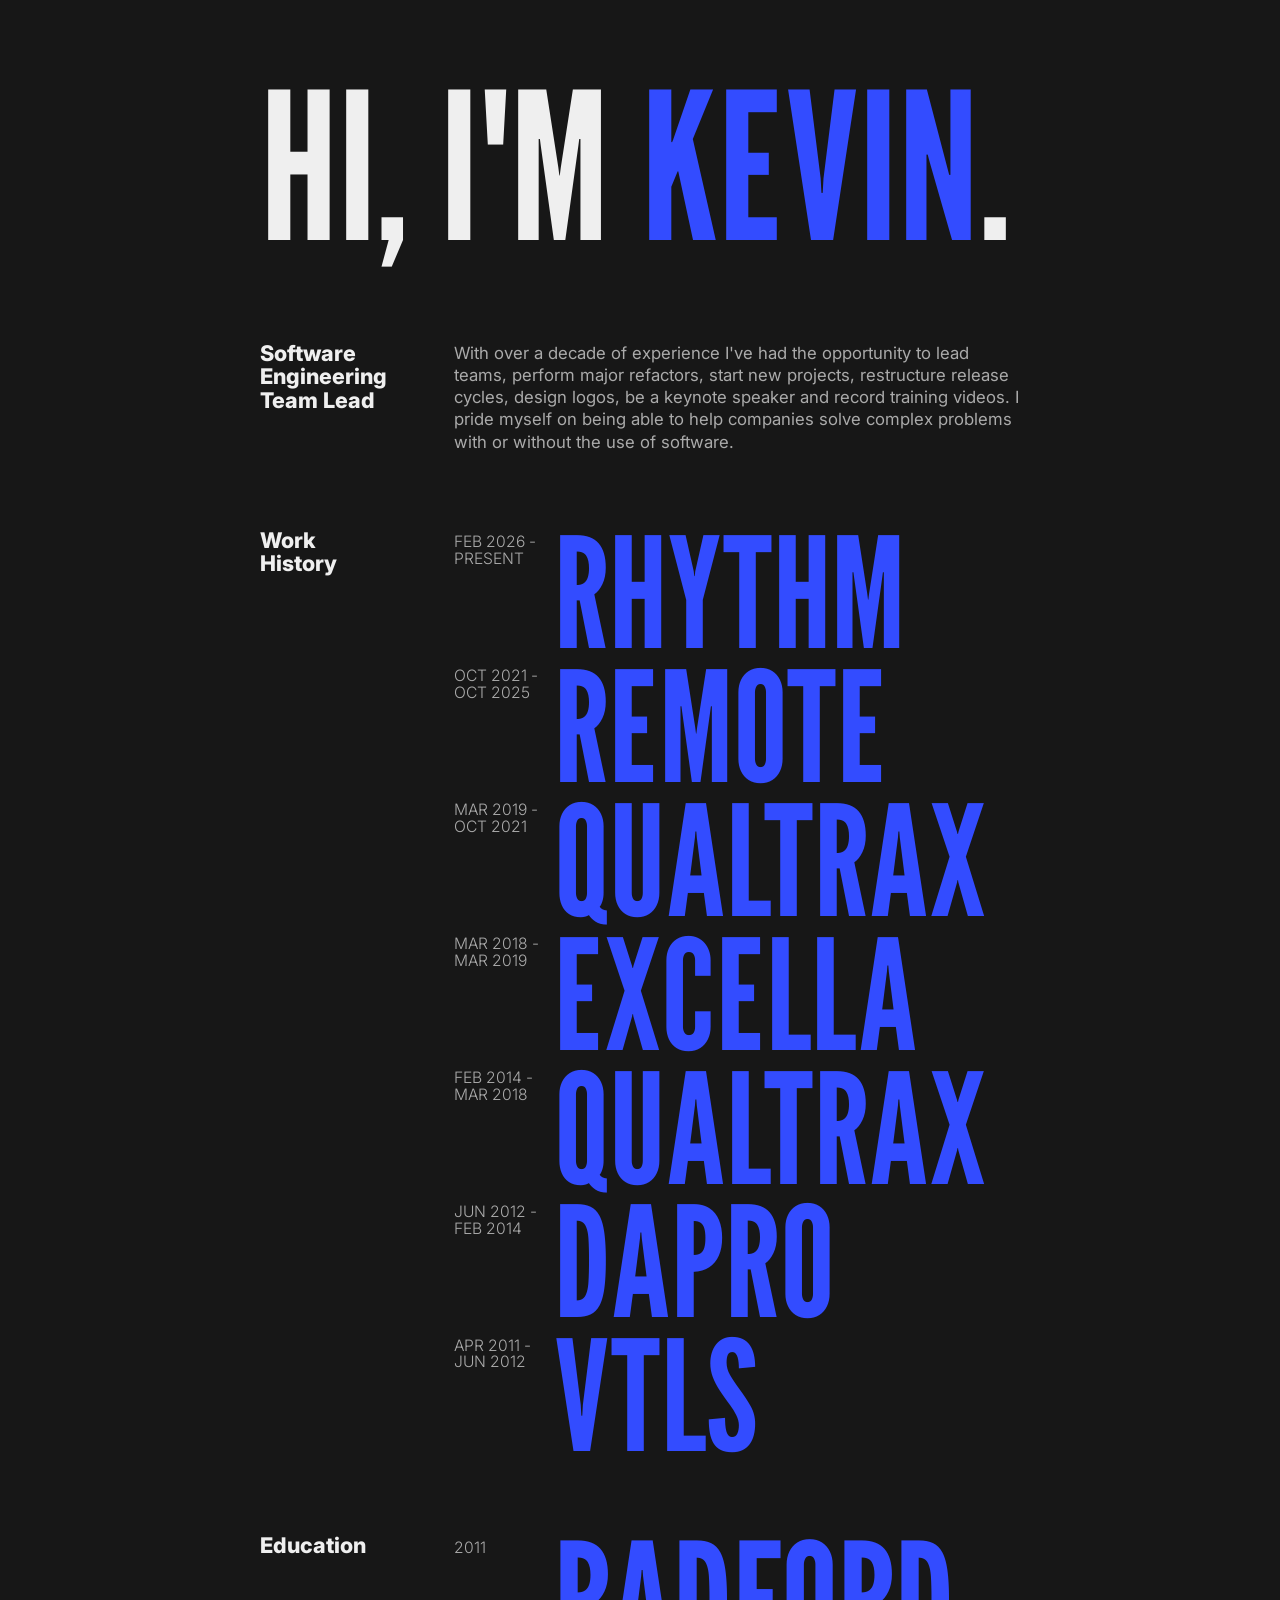
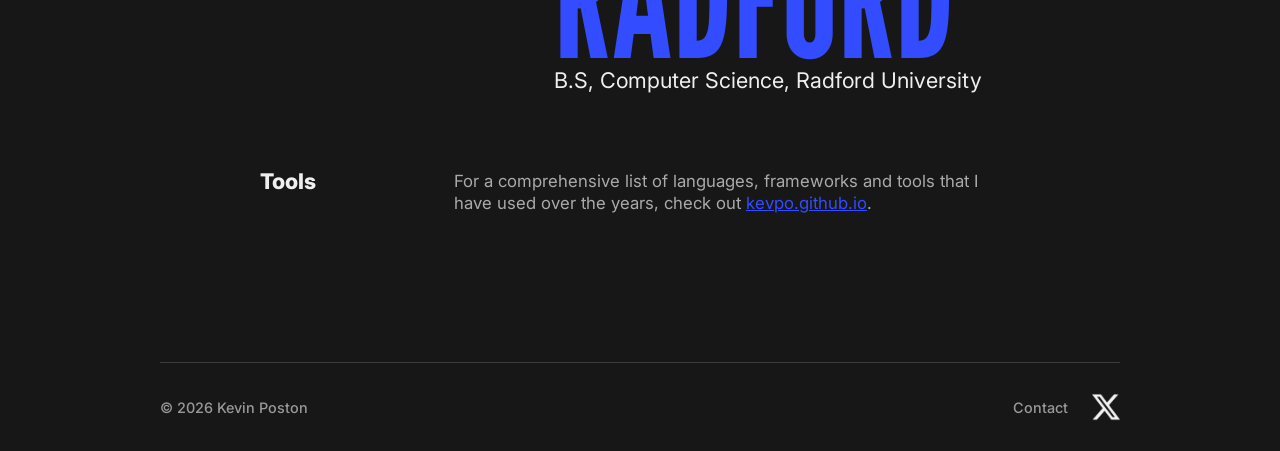
<file: index.html>
<!doctype html>
<html lang="en">
  <head>
    <meta charset="utf-8">
    <meta name="viewport" content="width=device-width, initial-scale=1">
    <title>Kevin Poston</title>
    <meta name="description" content="A simple site about Kevin Poston's work history as a software engineer.">
    <link rel="icon" href="https://framerusercontent.com/images/H6KfUdYCGdowHtjwmruKKgQxQ.png">
    <link rel="stylesheet" href="./styles.css">
  </head>
  <body>
    <main class="site-shell">
      <section class="hero" aria-labelledby="intro-title">
        <h1 id="intro-title" class="mega">
          <span class="hero-copy">Hi, I'm
            <span class="avatar-trigger" tabindex="0">
              <span class="avatar-stack">
                <span class="avatar-name">Kevin<span class="name-dot">.</span></span>
                <span class="avatar-panel"><img src="./assets/images/avatar-hover.png" alt="Kevin Poston"></span>
              </span>
            </span>
          </span>
          <img class="mobile-avatar" src="./assets/images/avatar-mobile.png" alt="Kevin Poston">
        </h1>
      </section>

      <section class="section intro" aria-labelledby="role-title">
        <h2 id="role-title" class="section-title"><span>Software</span><span>Engineering</span><span>Team Lead</span></h2>
        <p>
          With over a decade of experience I've had the opportunity to lead teams,
          perform major refactors, start new projects, restructure release cycles,
          design logos, be a keynote speaker and record training videos. I pride
          myself on being able to help companies solve complex problems with or
          without the use of software.
        </p>
      </section>

      <section class="section timeline" aria-labelledby="work-title">
        <h2 id="work-title" class="section-title"><span>Work</span><span>History</span></h2>
        <div class="timeline-list">
          <article class="timeline-row">
            <p class="date"><span>Feb 2026 -</span><span>Present</span></p>
            <a class="display-link" href="./work/rhythm/">Rhythm</a>
          </article>
          <article class="timeline-row">
            <p class="date"><span>Oct 2021 -</span><span>Oct 2025</span></p>
            <a class="display-link" href="./work/remote/">Remote</a>
          </article>
          <article class="timeline-row">
            <p class="date"><span>Mar 2019 -</span><span>Oct 2021</span></p>
            <a class="display-link" href="./work/ideagen/">Qualtrax</a>
          </article>
          <article class="timeline-row">
            <p class="date"><span>Mar 2018 -</span><span>Mar 2019</span></p>
            <a class="display-link" href="./work/excella/">Excella</a>
          </article>
          <article class="timeline-row">
            <p class="date"><span>Feb 2014 -</span><span>Mar 2018</span></p>
            <a class="display-link" href="./work/qualtrax/">Qualtrax</a>
          </article>
          <article class="timeline-row">
            <p class="date"><span>Jun 2012 -</span><span>Feb 2014</span></p>
            <a class="display-link" href="./work/dapro/">Dapro</a>
          </article>
          <article class="timeline-row">
            <p class="date"><span>Apr 2011 -</span><span>Jun 2012</span></p>
            <a class="display-link" href="./work/vtls/">VTLS</a>
          </article>
        </div>
      </section>

      <section class="section education" aria-labelledby="education-title">
        <h2 id="education-title" class="section-title">Education</h2>
        <div class="timeline-row education-row">
          <p class="date">2011</p>
          <div>
            <a class="display-link" href="https://www.radford.edu/" target="_blank" rel="noopener">Radford</a>
            <p class="detail">B.S, Computer Science, Radford University</p>
          </div>
        </div>
      </section>

      <section class="section tools" aria-labelledby="tools-title">
        <h2 id="tools-title" class="section-title">Tools</h2>
        <p>
          For a comprehensive list of languages, frameworks and tools that I have
          used over the years, check out
          <a href="https://kevpo.github.io/" target="_blank" rel="noopener">kevpo.github.io</a>.
        </p>
      </section>

    </main>

    <footer class="site-footer">
      <div class="site-footer-inner">
        <p>© 2026 Kevin Poston</p>
        <nav class="footer-links" aria-label="Footer">
          <a class="footer-contact" href="/contact/">Contact</a>
          <a class="icon-link" href="https://x.com/kevpo" target="_blank" rel="noopener" aria-label="Kevin Poston on X"><img src="/assets/images/x-logo.avif" alt=""></a>
        </nav>
      </div>
    </footer>
  </body>
</html>
</file>
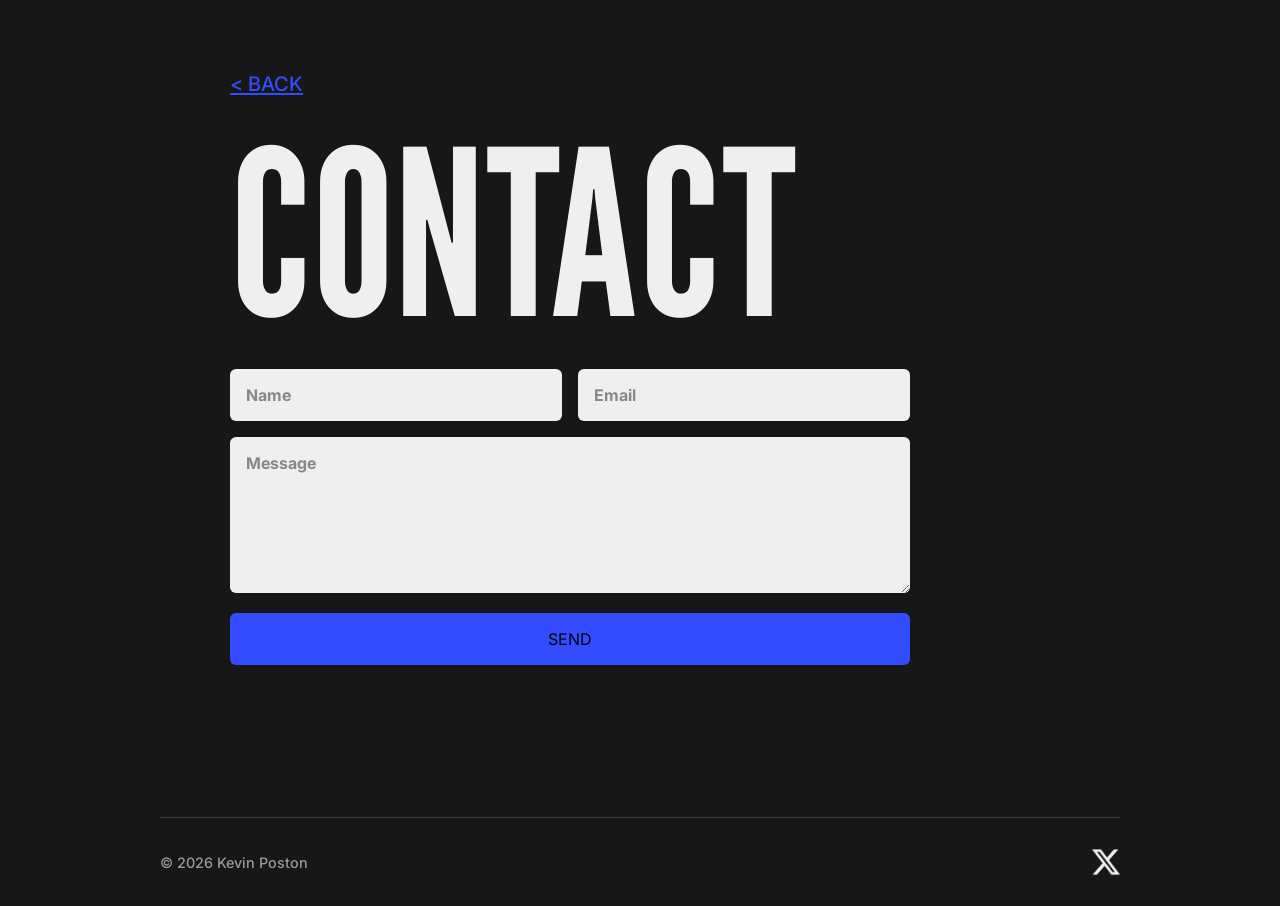
<file: contact/index.html>
<!doctype html>
<html lang="en">
  <head>
    <meta charset="utf-8">
    <meta name="viewport" content="width=device-width, initial-scale=1">
    <title>Kevin - Contact</title>
    <meta name="description" content="Contact Kevin Poston.">
    <link rel="icon" href="https://framerusercontent.com/images/H6KfUdYCGdowHtjwmruKKgQxQ.png">
    <link rel="stylesheet" href="../styles.css">
  </head>
  <body>
    <main class="detail-page contact-page">
      <a class="back-link" href="../">&lt; Back</a>
      <h1 class="detail-title contact-title">Contact</h1>
      <form class="contact-form" name="contact" method="post" action="/thanks/" netlify data-netlify="true">
        <input type="hidden" name="form-name" value="contact">
        <label class="field-name">
          <span class="sr-only">Name</span>
          <input name="name" autocomplete="name" placeholder="Name" required>
        </label>
        <label class="field-email">
          <span class="sr-only">Email</span>
          <input type="email" name="email" autocomplete="email" placeholder="Email" required>
        </label>
        <label class="field-message">
          <span class="sr-only">Message</span>
          <textarea name="message" placeholder="Message" required></textarea>
        </label>
        <button class="button" type="submit">Send</button>
      </form>
    </main>
    <footer class="site-footer">
      <div class="site-footer-inner">
        <p>© 2026 Kevin Poston</p>
        <nav class="footer-links" aria-label="Footer">
          <a class="icon-link" href="https://x.com/kevpo" target="_blank" rel="noopener" aria-label="Kevin Poston on X"><img src="/assets/images/x-logo.avif" alt=""></a>
        </nav>
      </div>
    </footer>
  </body>
</html>
</file>
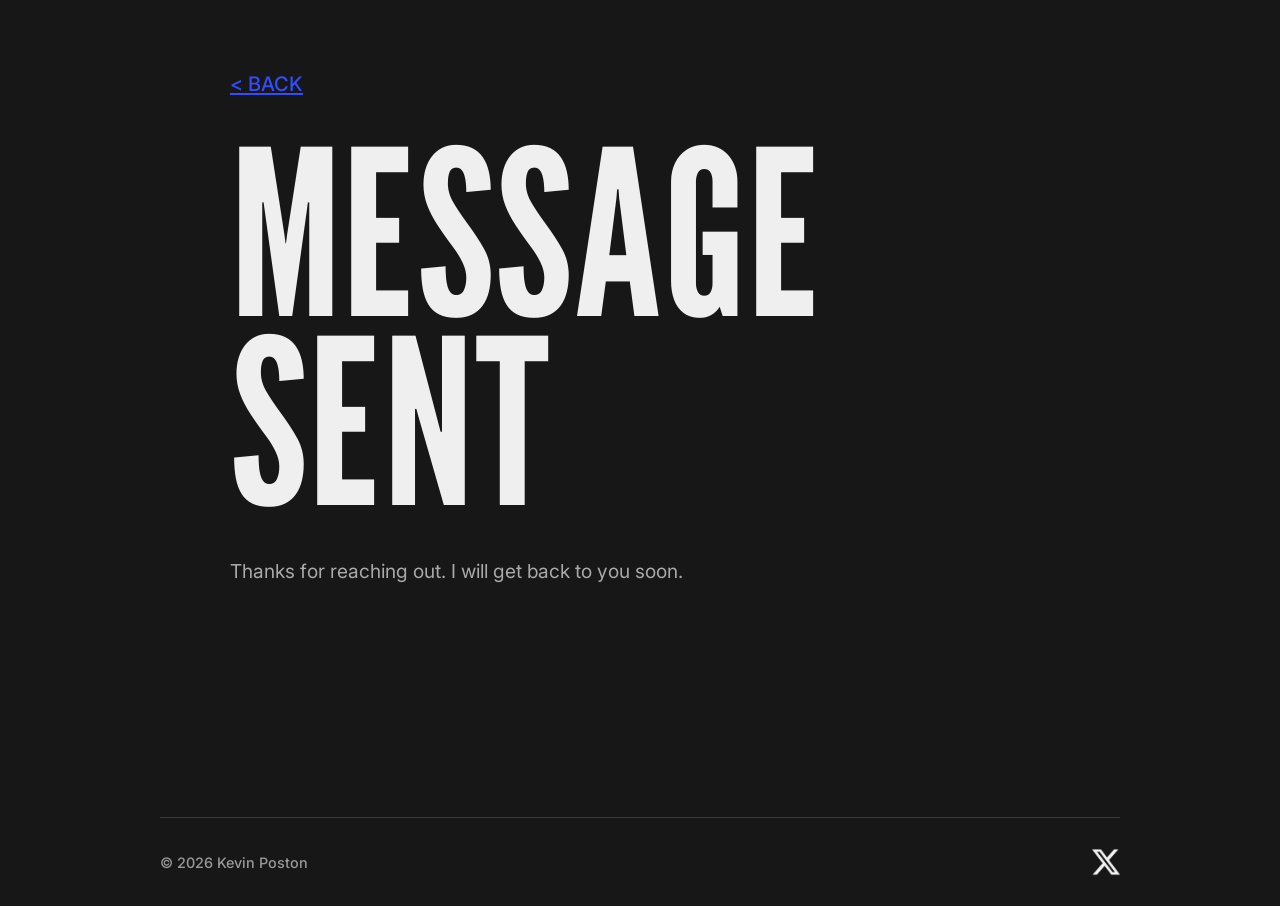
<file: thanks/index.html>
<!doctype html>
<html lang="en">
  <head>
    <meta charset="utf-8">
    <meta name="viewport" content="width=device-width, initial-scale=1">
    <title>Kevin - Message Sent</title>
    <meta name="description" content="Your message was sent to Kevin Poston.">
    <link rel="icon" href="https://framerusercontent.com/images/H6KfUdYCGdowHtjwmruKKgQxQ.png">
    <link rel="stylesheet" href="../styles.css">
  </head>
  <body>
    <main class="detail-page contact-page">
      <a class="back-link" href="../">&lt; Back</a>
      <h1 class="detail-title contact-title">Message Sent</h1>
      <div class="prose">
        <p>Thanks for reaching out. I will get back to you soon.</p>
      </div>
    </main>
    <footer class="site-footer">
      <div class="site-footer-inner">
        <p>© 2026 Kevin Poston</p>
        <nav class="footer-links" aria-label="Footer">
          <a class="icon-link" href="https://x.com/kevpo" target="_blank" rel="noopener" aria-label="Kevin Poston on X"><img src="/assets/images/x-logo.avif" alt=""></a>
        </nav>
      </div>
    </footer>
  </body>
</html>
</file>
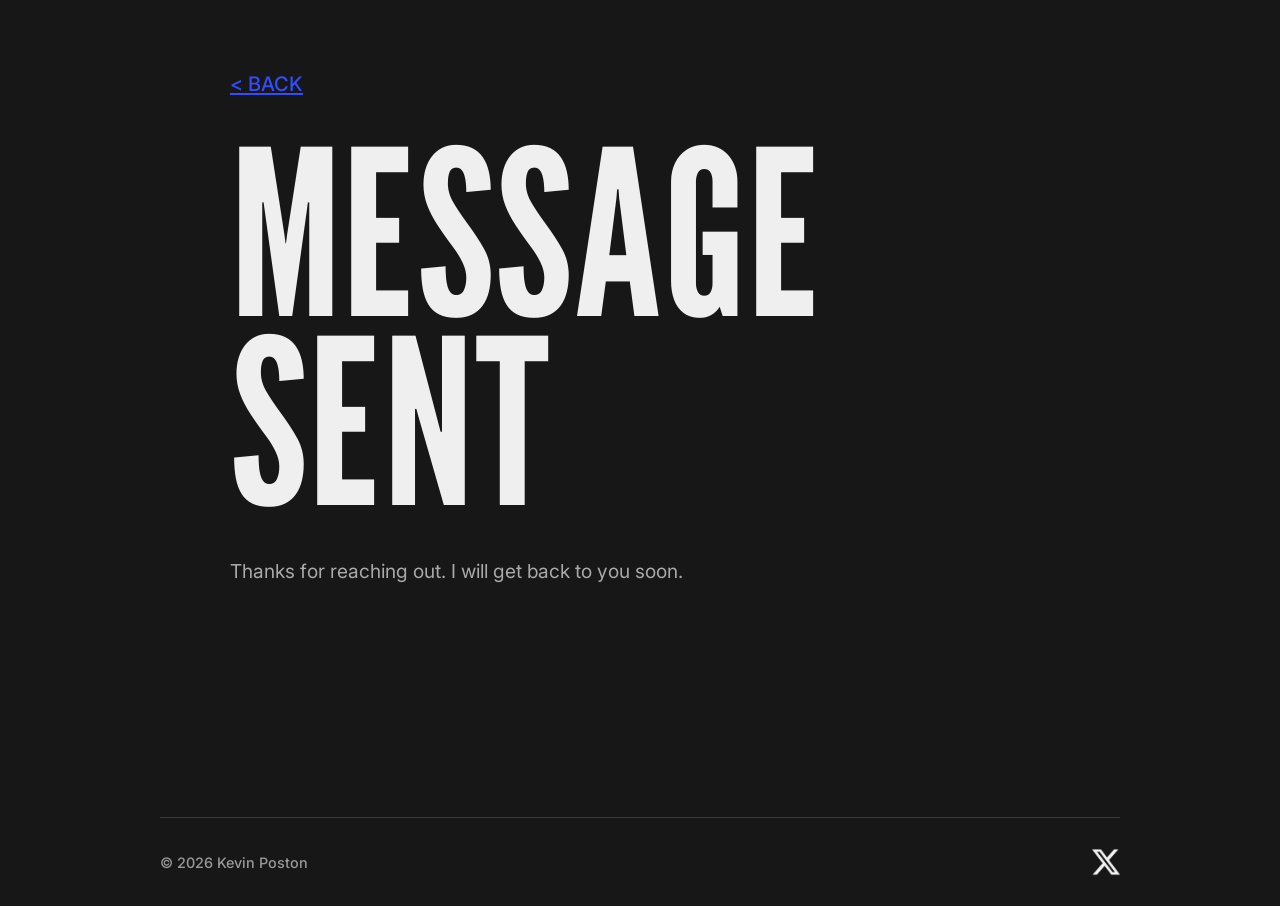
<file: contact/success/index.html>
<!doctype html>
<html lang="en">
  <head>
    <meta charset="utf-8">
    <meta name="viewport" content="width=device-width, initial-scale=1">
    <title>Kevin - Message Sent</title>
    <meta name="description" content="Your message was sent to Kevin Poston.">
    <link rel="icon" href="https://framerusercontent.com/images/H6KfUdYCGdowHtjwmruKKgQxQ.png">
    <link rel="stylesheet" href="../../styles.css">
  </head>
  <body>
    <main class="detail-page contact-page">
      <a class="back-link" href="../../">&lt; Back</a>
      <h1 class="detail-title contact-title">Message Sent</h1>
      <div class="prose">
        <p>Thanks for reaching out. I will get back to you soon.</p>
      </div>
    </main>
    <footer class="site-footer">
      <div class="site-footer-inner">
        <p>© 2026 Kevin Poston</p>
        <nav class="footer-links" aria-label="Footer">
          <a class="icon-link" href="https://x.com/kevpo" target="_blank" rel="noopener" aria-label="Kevin Poston on X"><img src="/assets/images/x-logo.avif" alt=""></a>
        </nav>
      </div>
    </footer>
  </body>
</html>
</file>
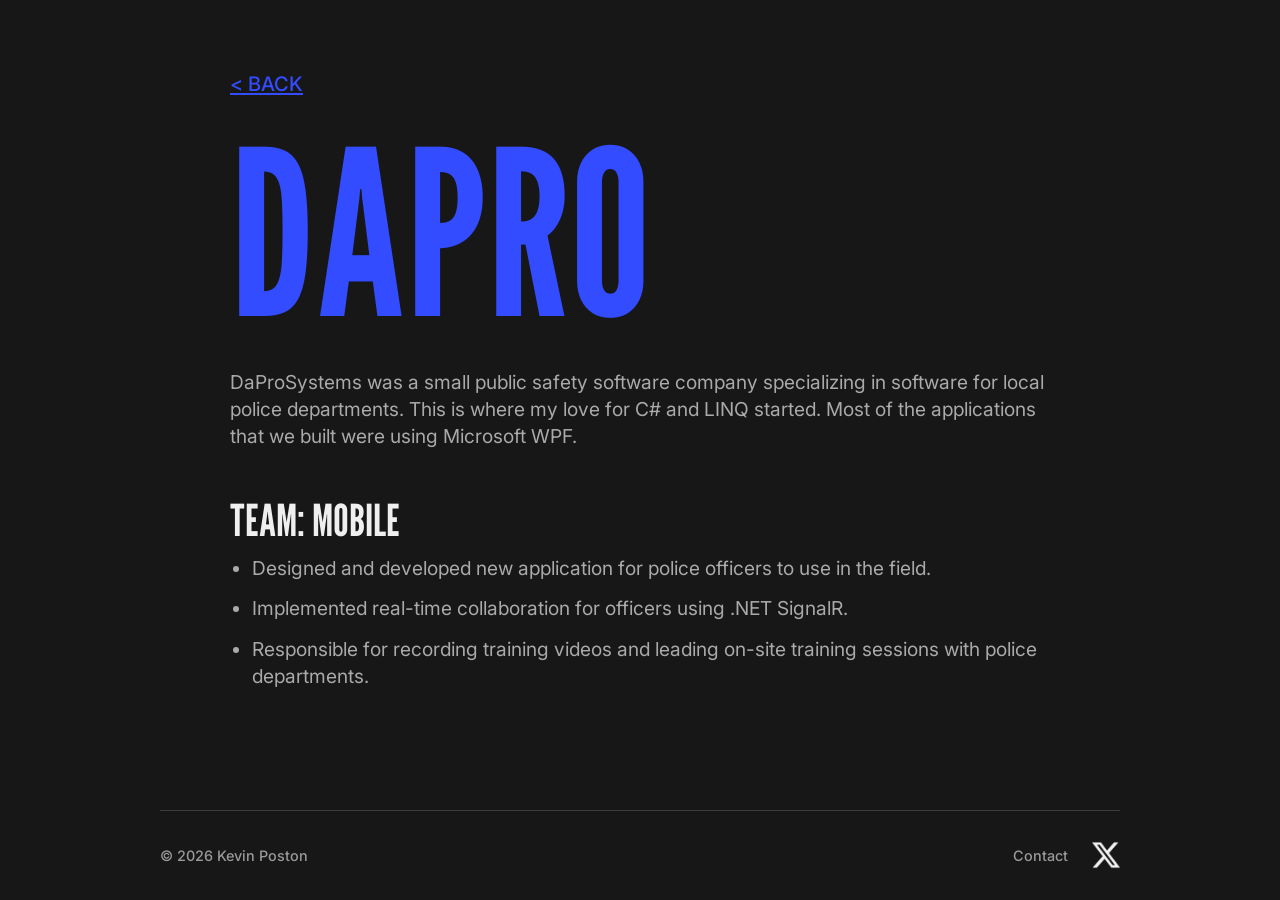
<file: work/dapro/index.html>
<!doctype html>
<html lang="en">
  <head>
    <meta charset="utf-8">
    <meta name="viewport" content="width=device-width, initial-scale=1">
    <title>Kevin - DaProSystems</title>
    <meta name="description" content="Kevin Poston's work history at DaProSystems.">
    <link rel="icon" href="https://framerusercontent.com/images/H6KfUdYCGdowHtjwmruKKgQxQ.png">
    <link rel="stylesheet" href="../../styles.css">
  </head>
  <body>
    <main class="detail-page">
      <a class="back-link" href="../../">&lt; Back</a>
      <h1 class="detail-title">Dapro</h1>
      <div class="prose">
        <p>DaProSystems was a small public safety software company specializing in software for local police departments. This is where my love for C# and LINQ started. Most of the applications that we built were using Microsoft WPF.</p>
        <section class="role-block">
          <h2>Team: Mobile</h2>
          <ul>
            <li>Designed and developed new application for police officers to use in the field.</li>
            <li>Implemented real-time collaboration for officers using .NET SignalR.</li>
            <li>Responsible for recording training videos and leading on-site training sessions with police departments.</li>
          </ul>
        </section>
      </div>
    </main>
    <footer class="site-footer">
      <div class="site-footer-inner">
        <p>© 2026 Kevin Poston</p>
        <nav class="footer-links" aria-label="Footer">
          <a class="footer-contact" href="/contact/">Contact</a>
          <a class="icon-link" href="https://x.com/kevpo" target="_blank" rel="noopener" aria-label="Kevin Poston on X"><img src="/assets/images/x-logo.avif" alt=""></a>
        </nav>
      </div>
    </footer>
  </body>
</html>
</file>
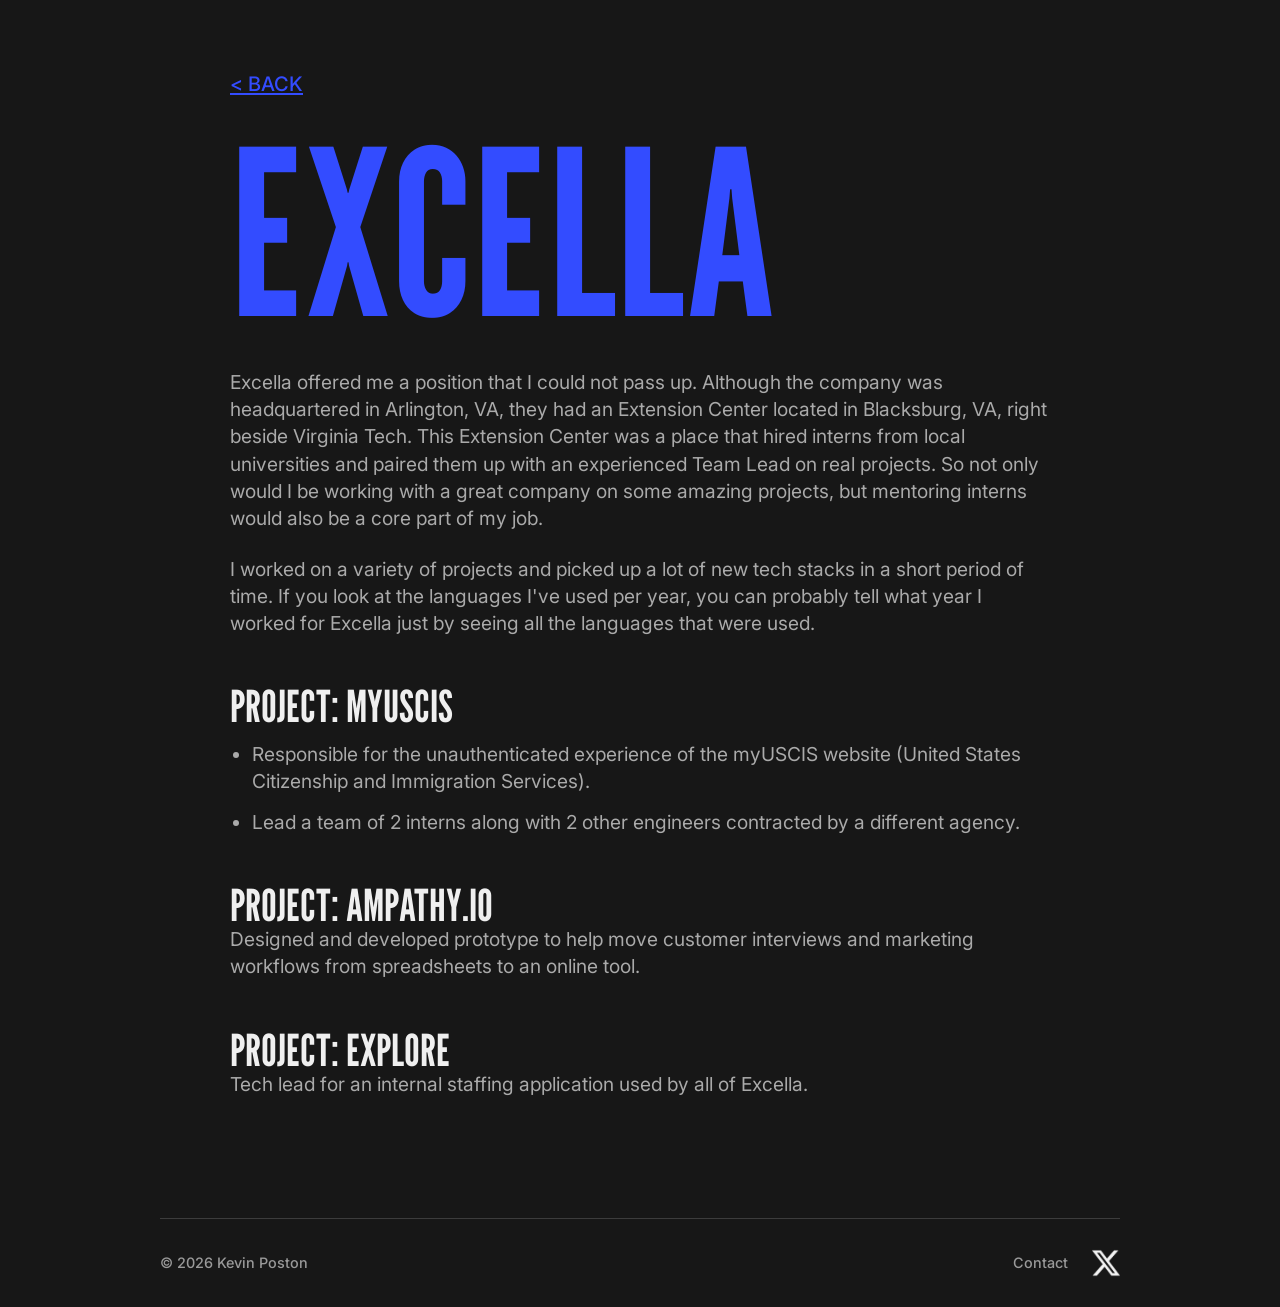
<file: work/excella/index.html>
<!doctype html>
<html lang="en">
  <head>
    <meta charset="utf-8">
    <meta name="viewport" content="width=device-width, initial-scale=1">
    <title>Kevin - Excella</title>
    <meta name="description" content="Kevin Poston's work history at Excella.">
    <link rel="icon" href="https://framerusercontent.com/images/H6KfUdYCGdowHtjwmruKKgQxQ.png">
    <link rel="stylesheet" href="../../styles.css">
  </head>
  <body>
    <main class="detail-page">
      <a class="back-link" href="../../">&lt; Back</a>
      <h1 class="detail-title">Excella</h1>
      <div class="prose">
        <p>Excella offered me a position that I could not pass up. Although the company was headquartered in Arlington, VA, they had an Extension Center located in Blacksburg, VA, right beside Virginia Tech. This Extension Center was a place that hired interns from local universities and paired them up with an experienced Team Lead on real projects. So not only would I be working with a great company on some amazing projects, but mentoring interns would also be a core part of my job.</p>
        <p>I worked on a variety of projects and picked up a lot of new tech stacks in a short period of time. If you look at the languages I've used per year, you can probably tell what year I worked for Excella just by seeing all the languages that were used.</p>
        <section class="role-block">
          <h2>Project: myUSCIS</h2>
          <ul>
            <li>Responsible for the unauthenticated experience of the myUSCIS website (United States Citizenship and Immigration Services).</li>
            <li>Lead a team of 2 interns along with 2 other engineers contracted by a different agency.</li>
          </ul>
        </section>
        <section class="role-block">
          <h2>Project: Ampathy.io</h2>
          <p>Designed and developed prototype to help move customer interviews and marketing workflows from spreadsheets to an online tool.</p>
        </section>
        <section class="role-block">
          <h2>Project: eXplore</h2>
          <p>Tech lead for an internal staffing application used by all of Excella.</p>
        </section>
      </div>
    </main>
    <footer class="site-footer">
      <div class="site-footer-inner">
        <p>© 2026 Kevin Poston</p>
        <nav class="footer-links" aria-label="Footer">
          <a class="footer-contact" href="/contact/">Contact</a>
          <a class="icon-link" href="https://x.com/kevpo" target="_blank" rel="noopener" aria-label="Kevin Poston on X"><img src="/assets/images/x-logo.avif" alt=""></a>
        </nav>
      </div>
    </footer>
  </body>
</html>
</file>
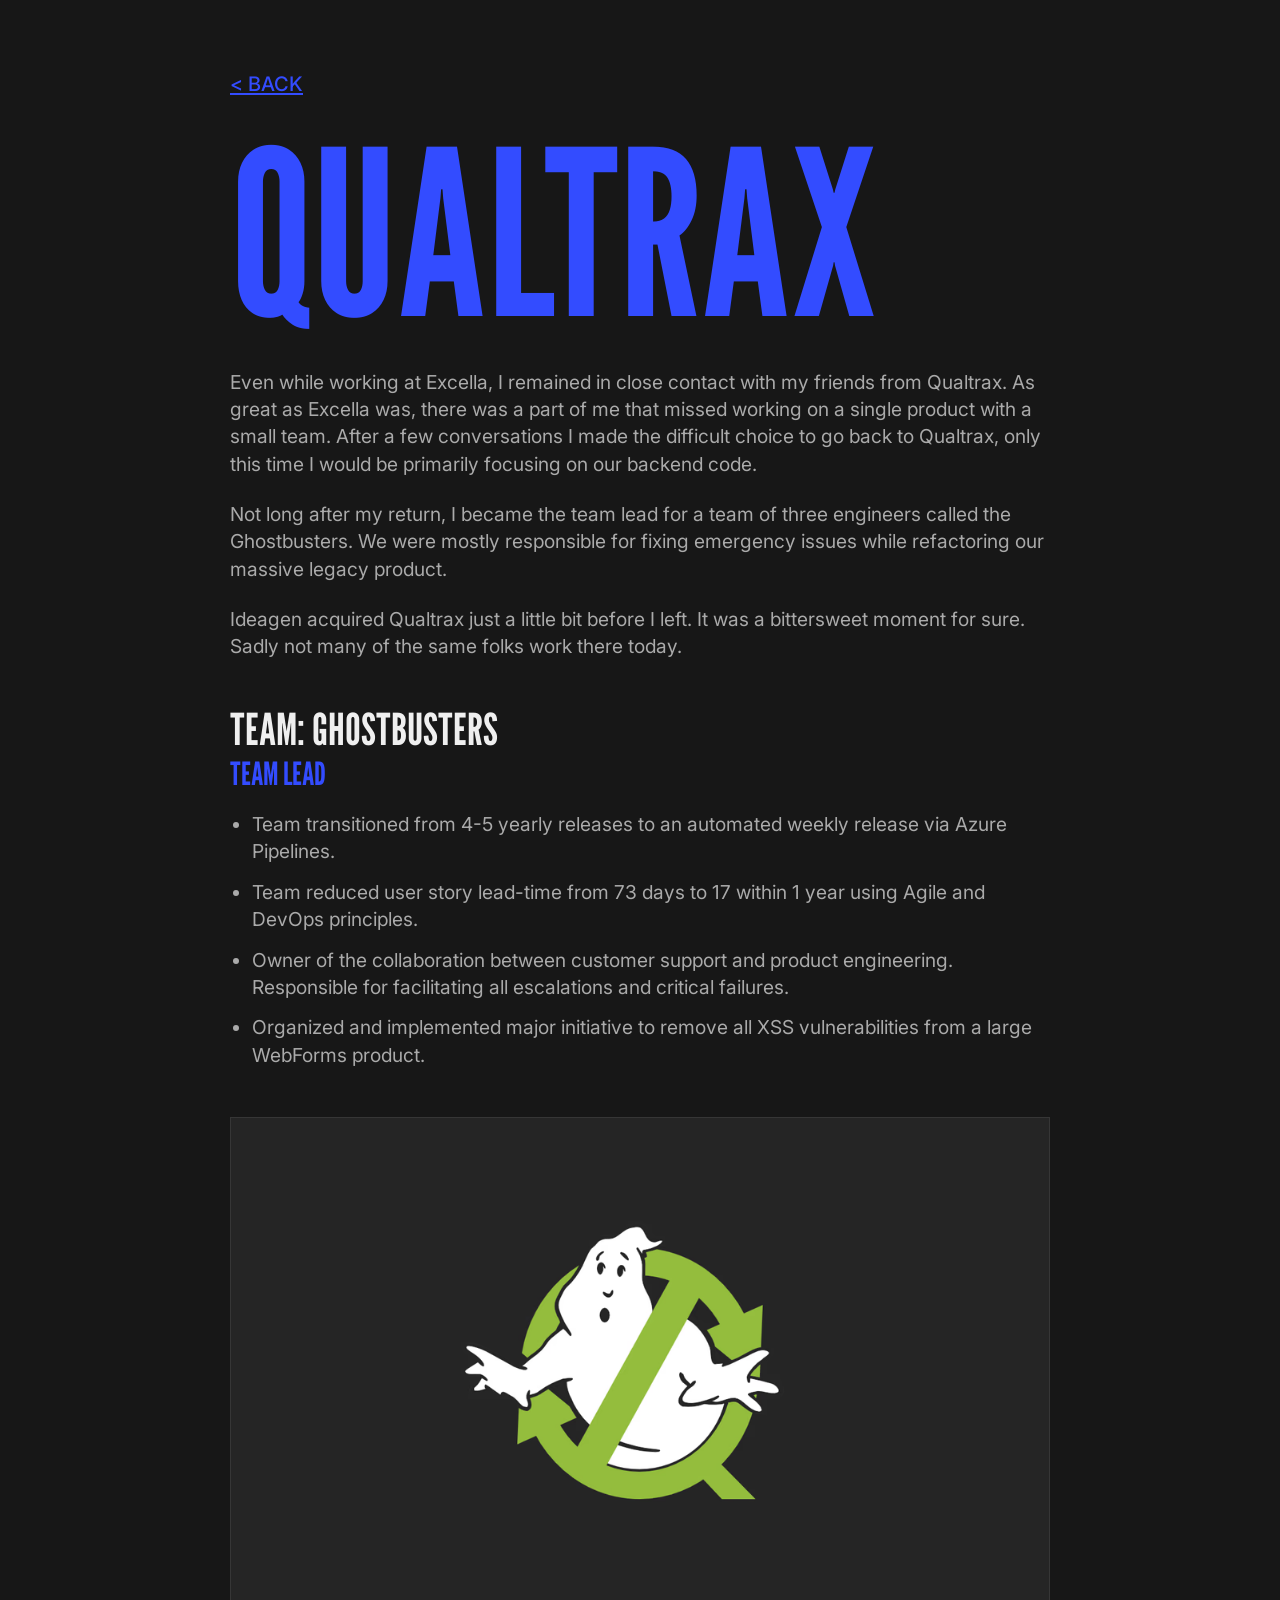
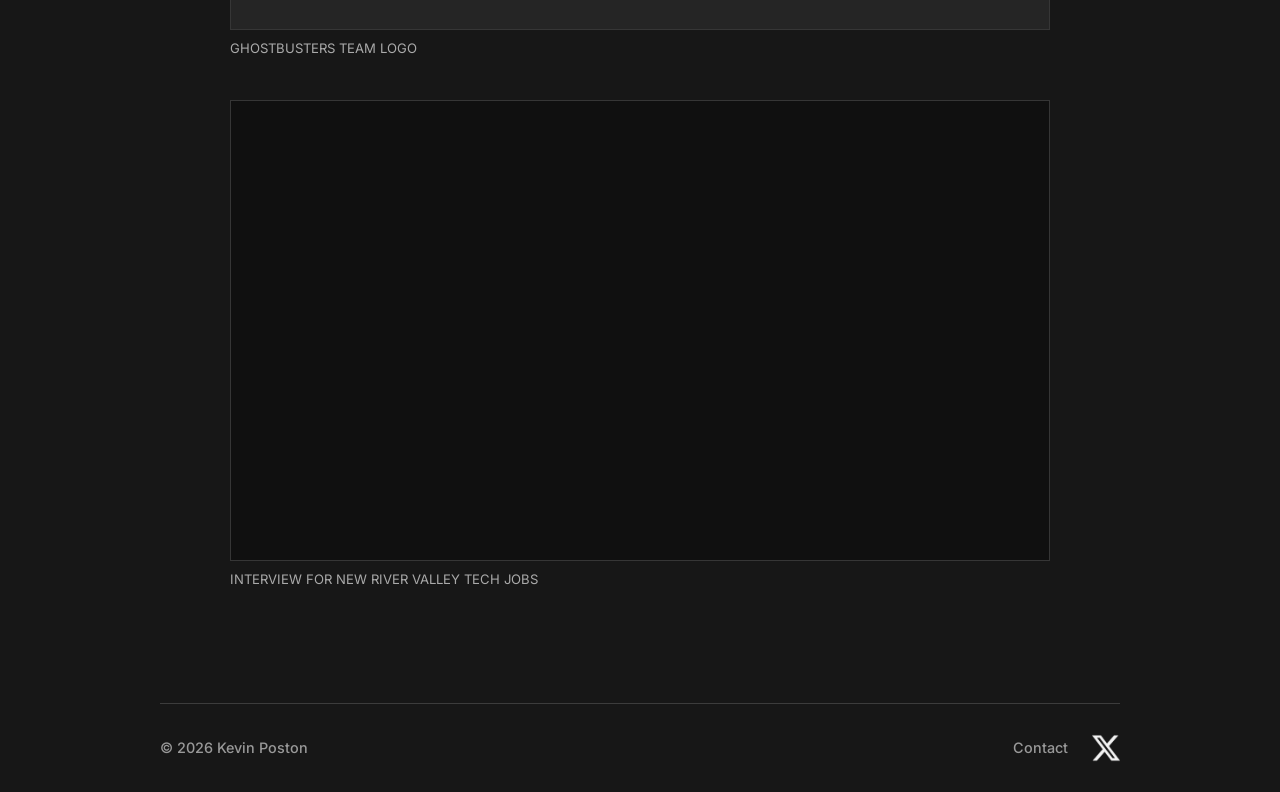
<file: work/ideagen/index.html>
<!doctype html>
<html lang="en">
  <head>
    <meta charset="utf-8">
    <meta name="viewport" content="width=device-width, initial-scale=1">
    <title>Kevin - Qualtrax</title>
    <meta name="description" content="Kevin Poston's work history at Qualtrax and Ideagen.">
    <link rel="icon" href="https://framerusercontent.com/images/H6KfUdYCGdowHtjwmruKKgQxQ.png">
    <link rel="stylesheet" href="../../styles.css">
  </head>
  <body>
    <main class="detail-page">
      <a class="back-link" href="../../">&lt; Back</a>
      <h1 class="detail-title">Qualtrax</h1>
      <div class="prose">
        <p>Even while working at Excella, I remained in close contact with my friends from Qualtrax. As great as Excella was, there was a part of me that missed working on a single product with a small team. After a few conversations I made the difficult choice to go back to Qualtrax, only this time I would be primarily focusing on our backend code.</p>
        <p>Not long after my return, I became the team lead for a team of three engineers called the Ghostbusters. We were mostly responsible for fixing emergency issues while refactoring our massive legacy product.</p>
        <p>Ideagen acquired Qualtrax just a little bit before I left. It was a bittersweet moment for sure. Sadly not many of the same folks work there today.</p>
        <section class="role-block">
          <h2>Team: Ghostbusters</h2>
          <p class="role">Team Lead</p>
          <ul>
            <li>Team transitioned from 4-5 yearly releases to an automated weekly release via Azure Pipelines.</li>
            <li>Team reduced user story lead-time from 73 days to 17 within 1 year using Agile and DevOps principles.</li>
            <li>Owner of the collaboration between customer support and product engineering. Responsible for facilitating all escalations and critical failures.</li>
            <li>Organized and implemented major initiative to remove all XSS vulnerabilities from a large WebForms product.</li>
          </ul>
        </section>

        <figure class="media-block">
          <img src="../../assets/images/ideagen-ghost.avif" alt="Ghostbusters team logo">
          <figcaption>Ghostbusters team logo</figcaption>
        </figure>

        <figure class="media-block">
          <div class="video-embed">
            <iframe
              src="https://www.youtube.com/embed/VOWPz0ucaOU?rel=0"
              title="Interview for New River Valley Tech Jobs"
              allow="accelerometer; autoplay; clipboard-write; encrypted-media; gyroscope; picture-in-picture; web-share"
              referrerpolicy="strict-origin-when-cross-origin"
              allowfullscreen>
            </iframe>
          </div>
          <figcaption>Interview for New River Valley Tech Jobs</figcaption>
        </figure>
      </div>
    </main>
    <footer class="site-footer">
      <div class="site-footer-inner">
        <p>© 2026 Kevin Poston</p>
        <nav class="footer-links" aria-label="Footer">
          <a class="footer-contact" href="/contact/">Contact</a>
          <a class="icon-link" href="https://x.com/kevpo" target="_blank" rel="noopener" aria-label="Kevin Poston on X"><img src="/assets/images/x-logo.avif" alt=""></a>
        </nav>
      </div>
    </footer>
  </body>
</html>
</file>
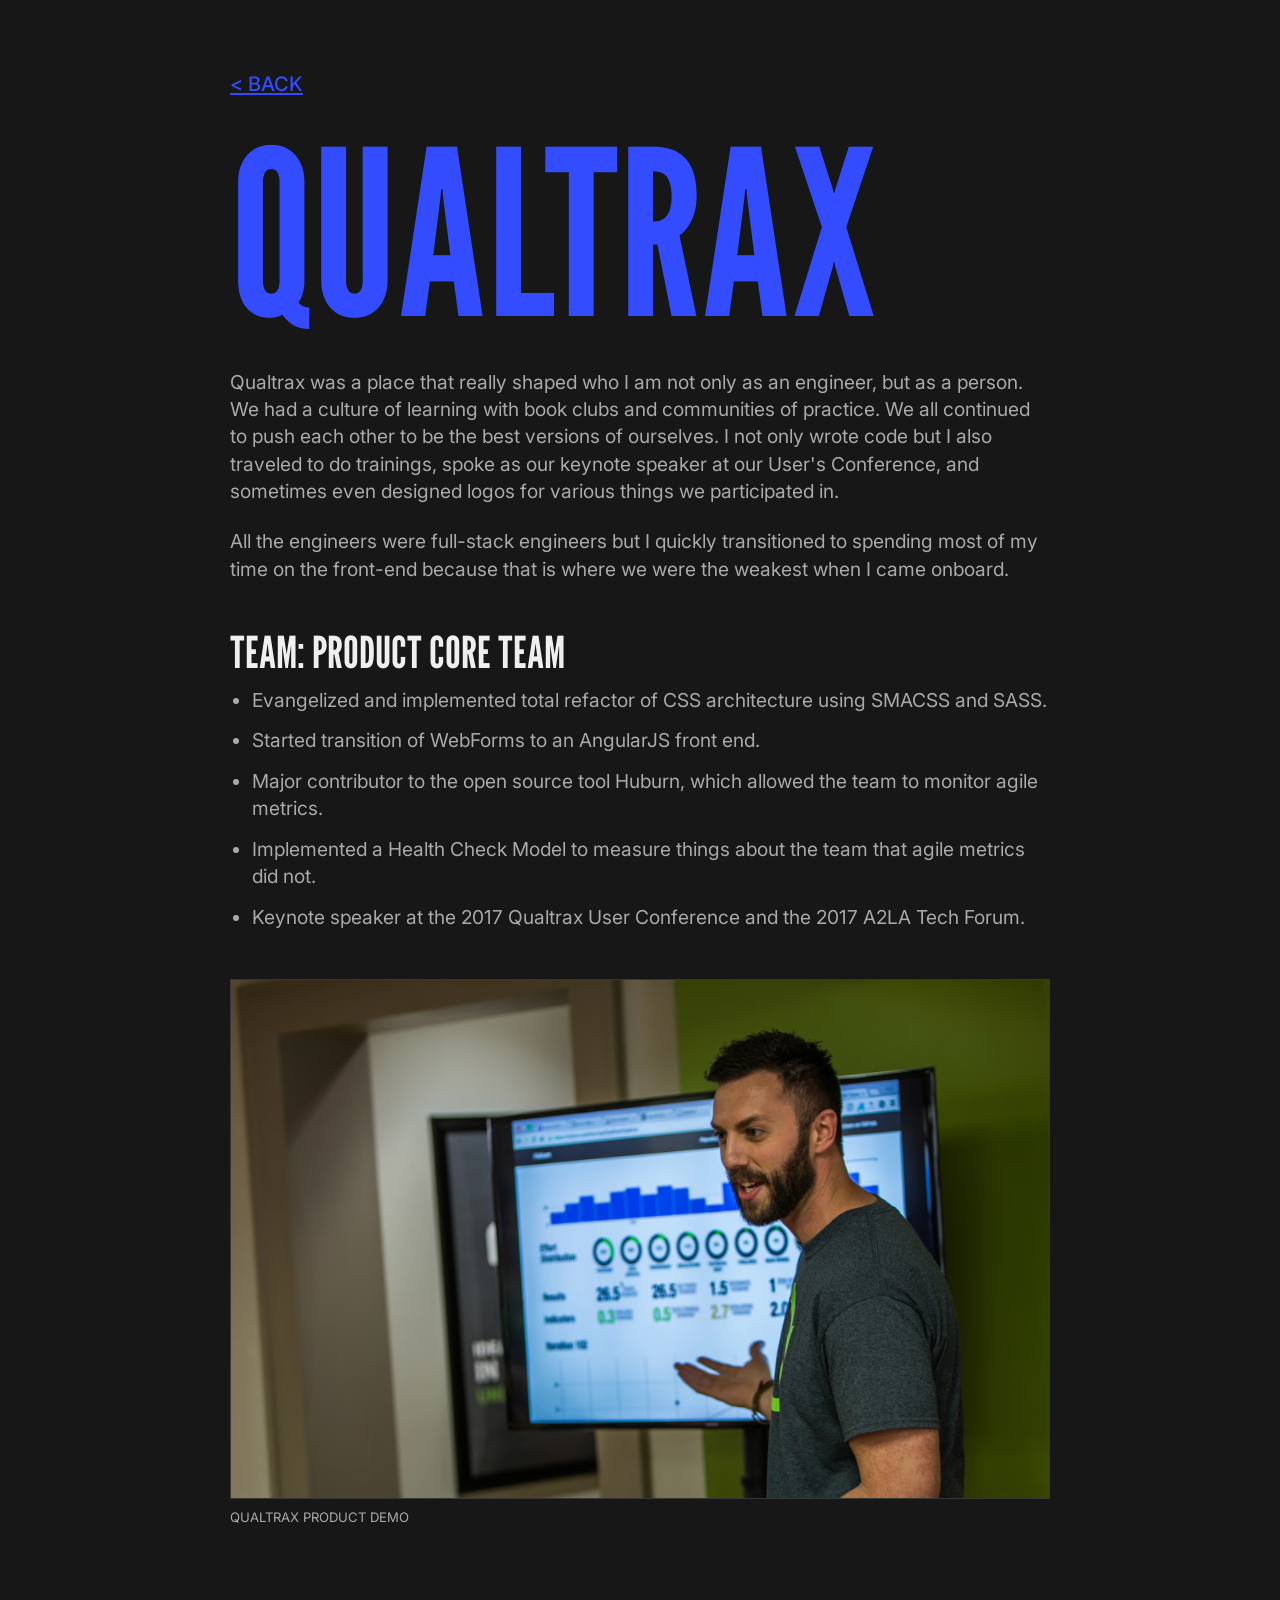
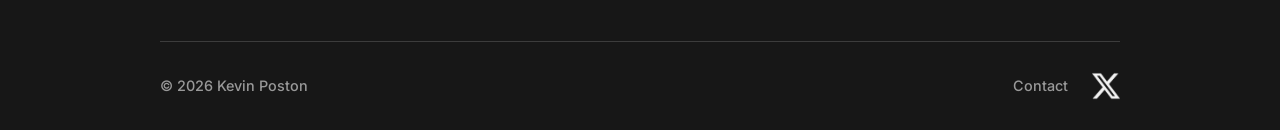
<file: work/qualtrax/index.html>
<!doctype html>
<html lang="en">
  <head>
    <meta charset="utf-8">
    <meta name="viewport" content="width=device-width, initial-scale=1">
    <title>Kevin - Qualtrax</title>
    <meta name="description" content="Kevin Poston's work history at Qualtrax.">
    <link rel="icon" href="https://framerusercontent.com/images/H6KfUdYCGdowHtjwmruKKgQxQ.png">
    <link rel="stylesheet" href="../../styles.css">
  </head>
  <body>
    <main class="detail-page">
      <a class="back-link" href="../../">&lt; Back</a>
      <h1 class="detail-title">Qualtrax</h1>
      <div class="prose">
        <p>Qualtrax was a place that really shaped who I am not only as an engineer, but as a person. We had a culture of learning with book clubs and communities of practice. We all continued to push each other to be the best versions of ourselves. I not only wrote code but I also traveled to do trainings, spoke as our keynote speaker at our User's Conference, and sometimes even designed logos for various things we participated in.</p>
        <p>All the engineers were full-stack engineers but I quickly transitioned to spending most of my time on the front-end because that is where we were the weakest when I came onboard.</p>
        <section class="role-block">
          <h2>Team: Product Core Team</h2>
          <ul>
            <li>Evangelized and implemented total refactor of CSS architecture using SMACSS and SASS.</li>
            <li>Started transition of WebForms to an AngularJS front end.</li>
            <li>Major contributor to the open source tool Huburn, which allowed the team to monitor agile metrics.</li>
            <li>Implemented a Health Check Model to measure things about the team that agile metrics did not.</li>
            <li>Keynote speaker at the 2017 Qualtrax User Conference and the 2017 A2LA Tech Forum.</li>
          </ul>
        </section>

        <figure class="media-block">
          <img src="../../assets/images/qualtrax-demo.avif" alt="Qualtrax software demo screen">
          <figcaption>Qualtrax product demo</figcaption>
        </figure>
      </div>
    </main>
    <footer class="site-footer">
      <div class="site-footer-inner">
        <p>© 2026 Kevin Poston</p>
        <nav class="footer-links" aria-label="Footer">
          <a class="footer-contact" href="/contact/">Contact</a>
          <a class="icon-link" href="https://x.com/kevpo" target="_blank" rel="noopener" aria-label="Kevin Poston on X"><img src="/assets/images/x-logo.avif" alt=""></a>
        </nav>
      </div>
    </footer>
  </body>
</html>
</file>
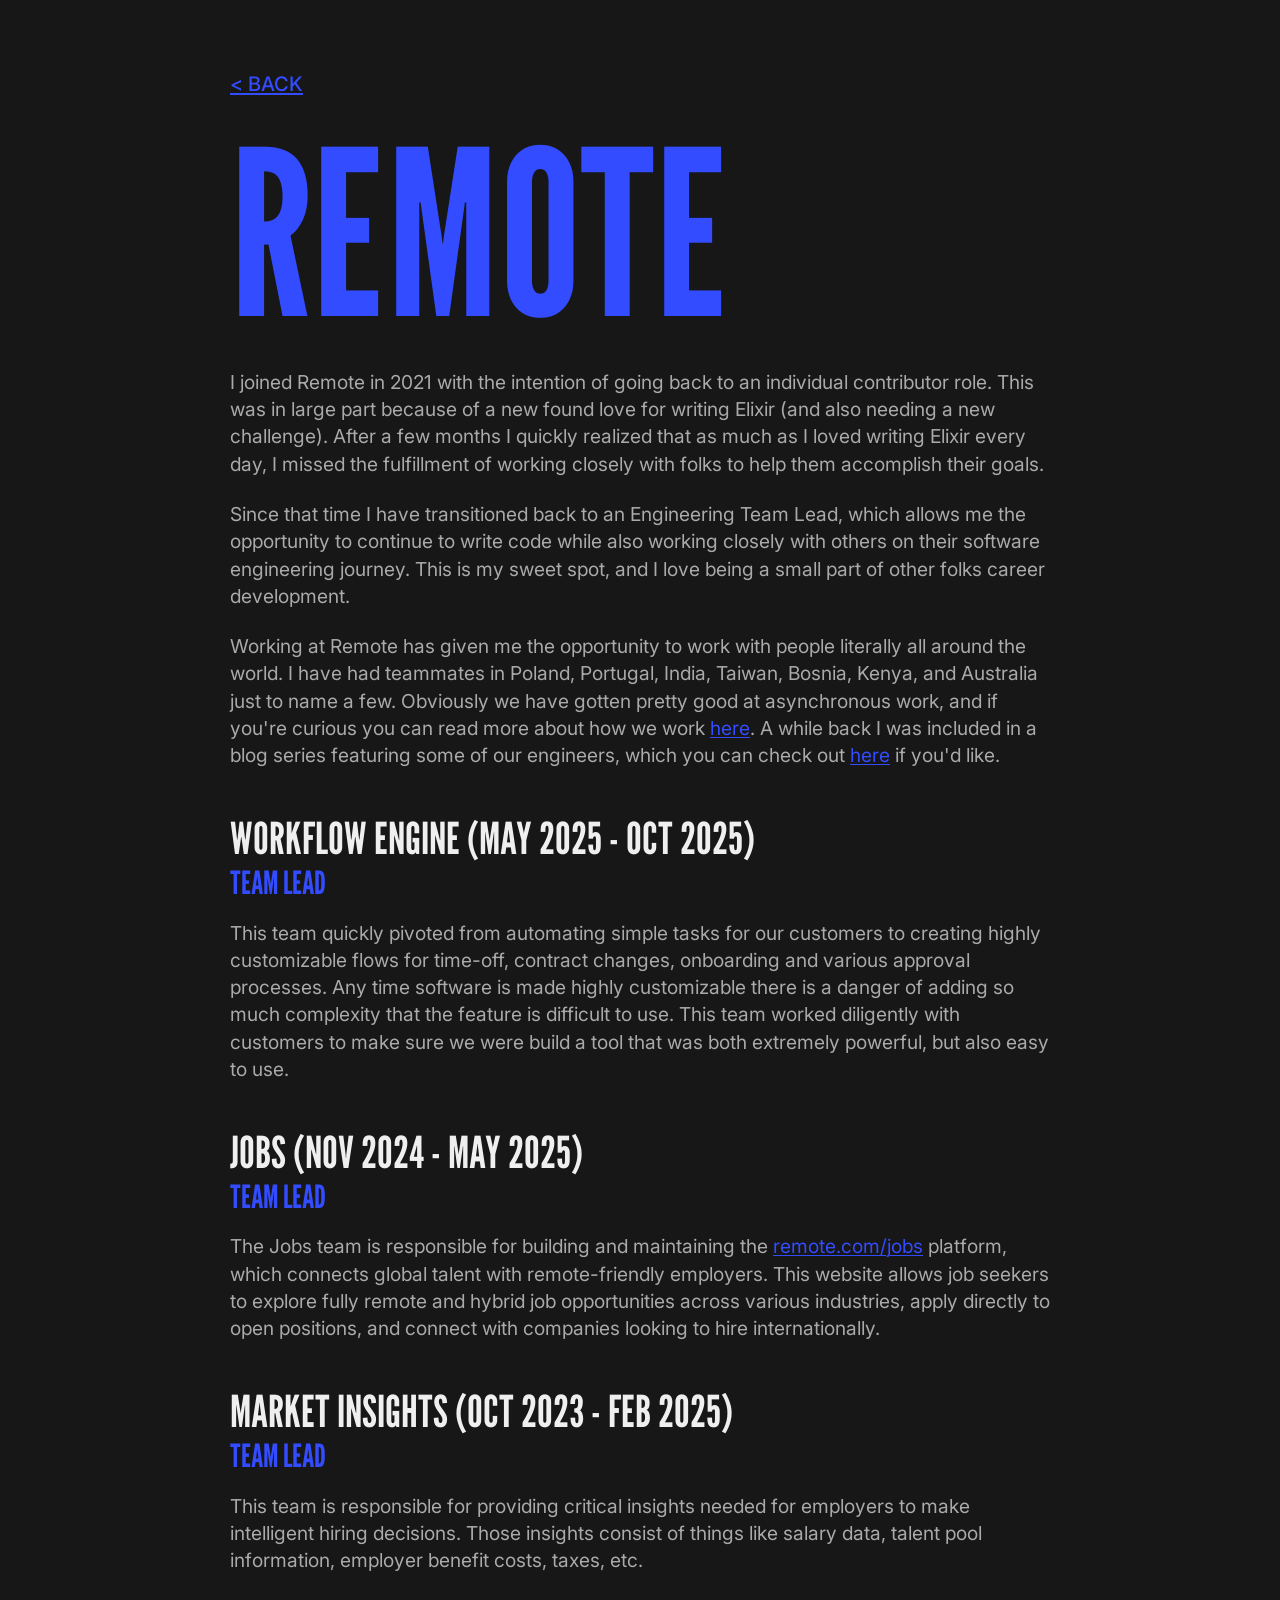
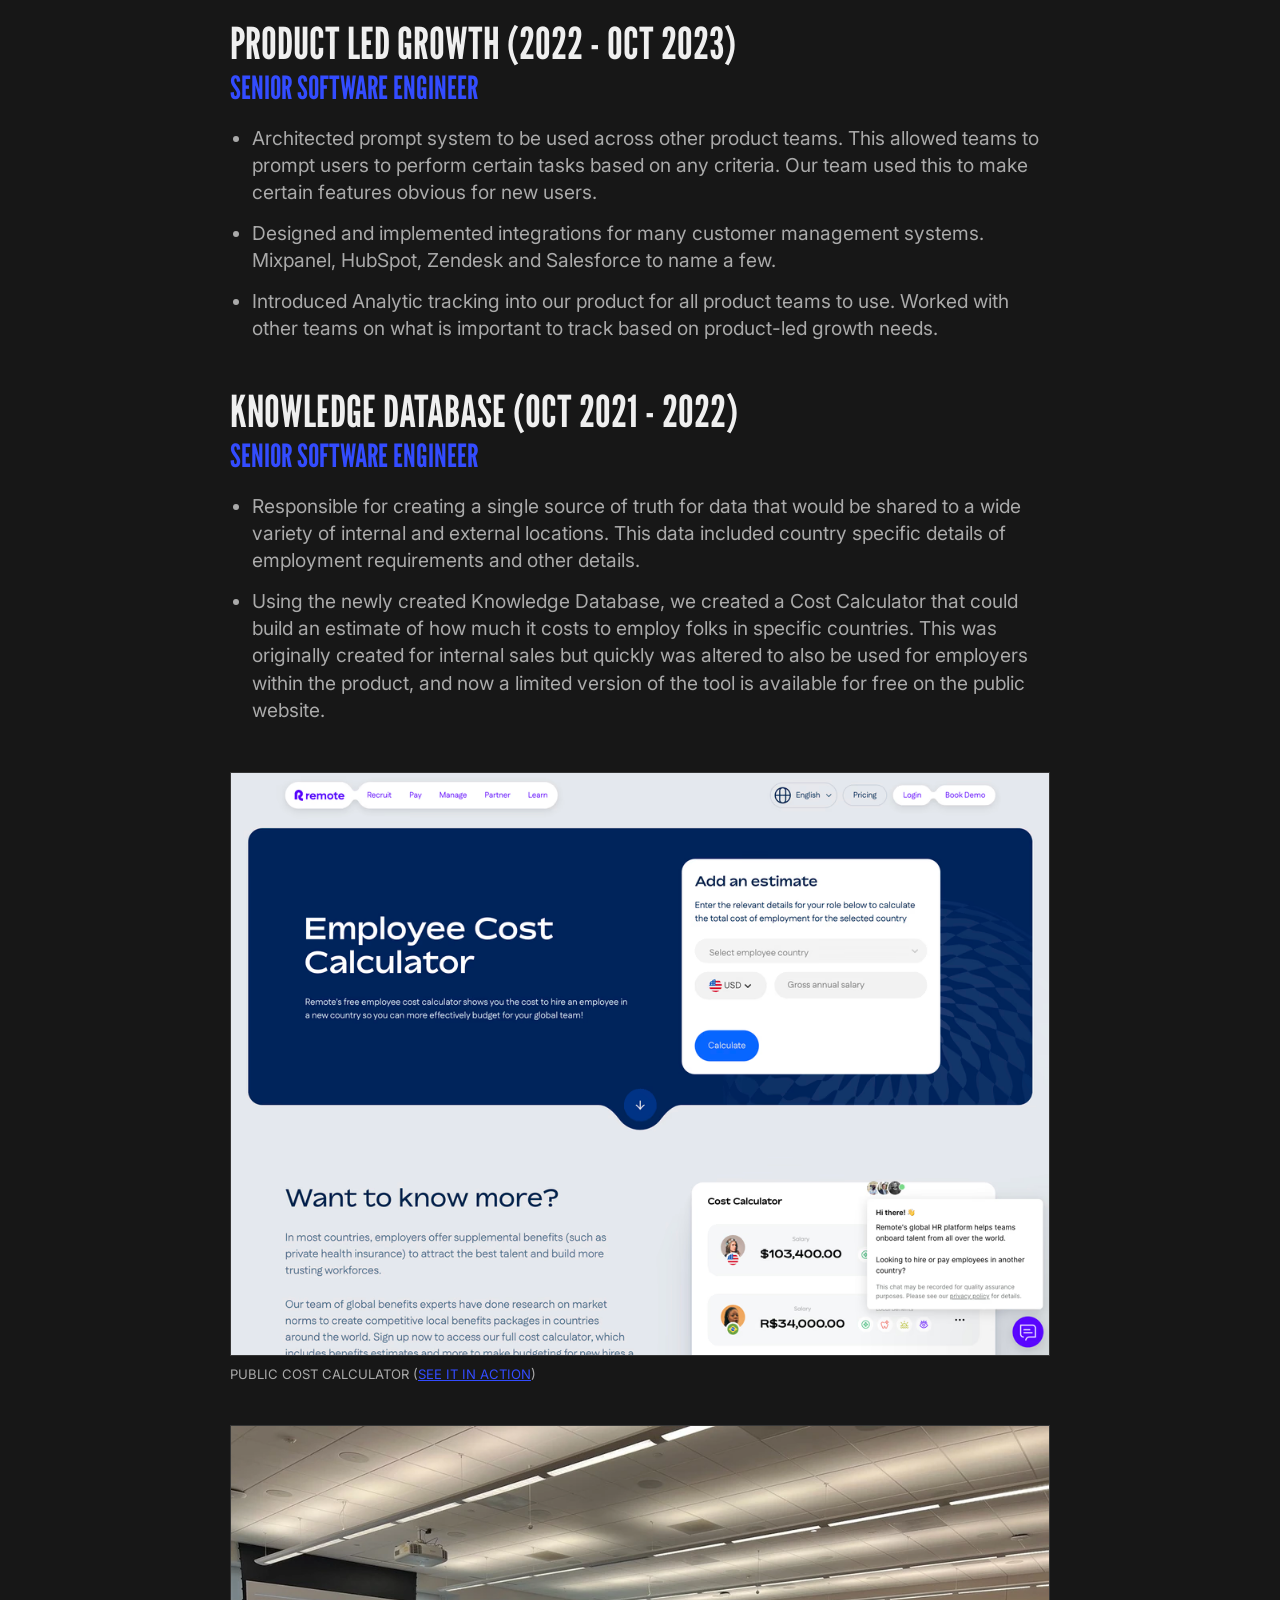
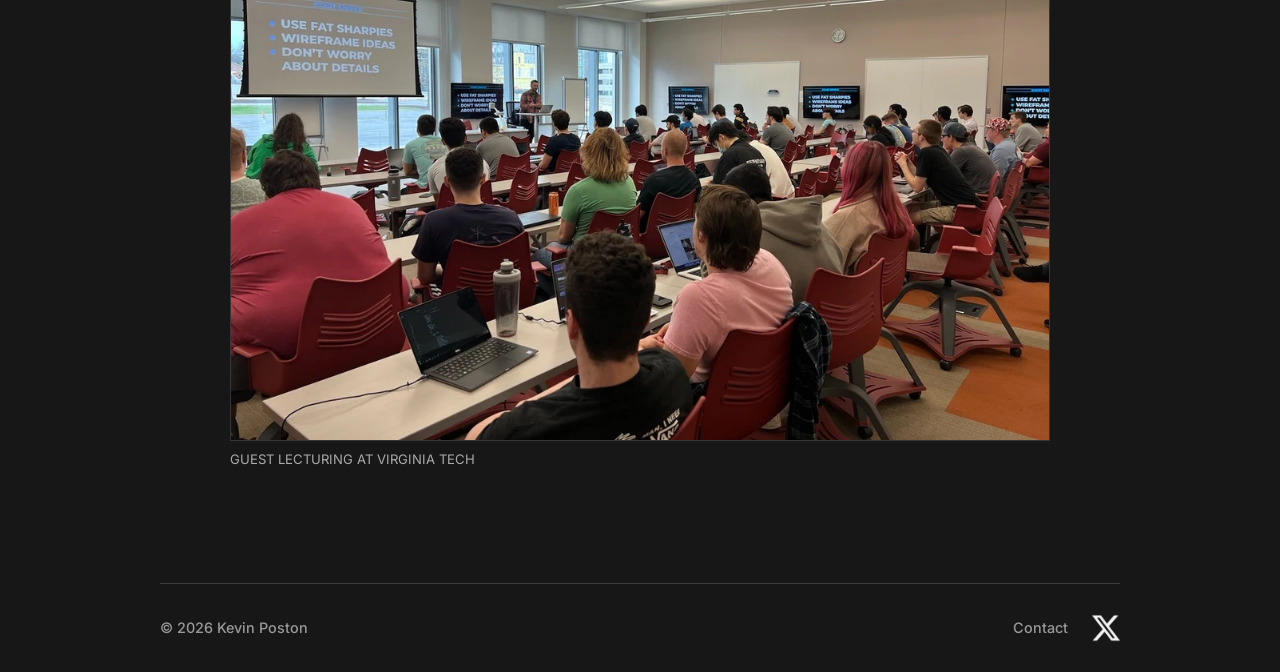
<file: work/remote/index.html>
<!doctype html>
<html lang="en">
  <head>
    <meta charset="utf-8">
    <meta name="viewport" content="width=device-width, initial-scale=1">
    <title>Kevin - Remote</title>
    <meta name="description" content="Kevin Poston's work history at Remote.">
    <link rel="icon" href="https://framerusercontent.com/images/H6KfUdYCGdowHtjwmruKKgQxQ.png">
    <link rel="stylesheet" href="../../styles.css">
  </head>
  <body>
    <main class="detail-page">
      <a class="back-link" href="../../">&lt; Back</a>
      <h1 class="detail-title">Remote</h1>
      <div class="prose">
        <p>I joined Remote in 2021 with the intention of going back to an individual contributor role. This was in large part because of a new found love for writing Elixir (and also needing a new challenge). After a few months I quickly realized that as much as I loved writing Elixir every day, I missed the fulfillment of working closely with folks to help them accomplish their goals.</p>
        <p>Since that time I have transitioned back to an Engineering Team Lead, which allows me the opportunity to continue to write code while also working closely with others on their software engineering journey. This is my sweet spot, and I love being a small part of other folks career development.</p>
        <p>Working at Remote has given me the opportunity to work with people literally all around the world. I have had teammates in Poland, Portugal, India, Taiwan, Bosnia, Kenya, and Australia just to name a few. Obviously we have gotten pretty good at asynchronous work, and if you're curious you can read more about how we work <a href="https://remotecom.notion.site/a3439c6ccaac4d5f8c7515c357345c11?v=8bb7f9be662f45da87ef4ab14a42be37" target="_blank" rel="noopener">here</a>. A while back I was included in a blog series featuring some of our engineers, which you can check out <a href="https://remote.com/blog/sen-backend-remote-eng3-story" target="_blank" rel="noopener">here</a> if you'd like.</p>

        <section class="role-block">
          <h2>Workflow Engine (May 2025 - Oct 2025)</h2>
          <p class="role">Team Lead</p>
          <p>This team quickly pivoted from automating simple tasks for our customers to creating highly customizable flows for time-off, contract changes, onboarding and various approval processes. Any time software is made highly customizable there is a danger of adding so much complexity that the feature is difficult to use. This team worked diligently with customers to make sure we were build a tool that was both extremely powerful, but also easy to use.</p>
        </section>

        <section class="role-block">
          <h2>Jobs (Nov 2024 - May 2025)</h2>
          <p class="role">Team Lead</p>
          <p>The Jobs team is responsible for building and maintaining the <a href="https://remote.com/jobs" target="_blank" rel="noopener">remote.com/jobs</a> platform, which connects global talent with remote-friendly employers. This website allows job seekers to explore fully remote and hybrid job opportunities across various industries, apply directly to open positions, and connect with companies looking to hire internationally.</p>
        </section>

        <section class="role-block">
          <h2>Market Insights (Oct 2023 - Feb 2025)</h2>
          <p class="role">Team Lead</p>
          <p>This team is responsible for providing critical insights needed for employers to make intelligent hiring decisions. Those insights consist of things like salary data, talent pool information, employer benefit costs, taxes, etc.</p>
        </section>

        <section class="role-block">
          <h2>Product Led Growth (2022 - Oct 2023)</h2>
          <p class="role">Senior Software Engineer</p>
          <ul>
            <li>Architected prompt system to be used across other product teams. This allowed teams to prompt users to perform certain tasks based on any criteria. Our team used this to make certain features obvious for new users.</li>
            <li>Designed and implemented integrations for many customer management systems. Mixpanel, HubSpot, Zendesk and Salesforce to name a few.</li>
            <li>Introduced Analytic tracking into our product for all product teams to use. Worked with other teams on what is important to track based on product-led growth needs.</li>
          </ul>
        </section>

        <section class="role-block">
          <h2>Knowledge Database (Oct 2021 - 2022)</h2>
          <p class="role">Senior Software Engineer</p>
          <ul>
            <li>Responsible for creating a single source of truth for data that would be shared to a wide variety of internal and external locations. This data included country specific details of employment requirements and other details.</li>
            <li>Using the newly created Knowledge Database, we created a Cost Calculator that could build an estimate of how much it costs to employ folks in specific countries. This was originally created for internal sales but quickly was altered to also be used for employers within the product, and now a limited version of the tool is available for free on the public website.</li>
          </ul>
        </section>

        <figure class="media-block">
          <img src="../../assets/images/remote-cost-cal.avif" alt="Remote public cost calculator interface">
          <figcaption>Public Cost Calculator (<a href="https://remote.com/resources/employee-cost-calculator" target="_blank" rel="noopener">see it in action</a>)</figcaption>
        </figure>

        <figure class="media-block">
          <img src="../../assets/images/remote-guest-lec.webp" alt="Kevin guest lecturing in a university classroom">
          <figcaption>Guest lecturing at Virginia Tech</figcaption>
        </figure>
      </div>
    </main>
    <footer class="site-footer">
      <div class="site-footer-inner">
        <p>© 2026 Kevin Poston</p>
        <nav class="footer-links" aria-label="Footer">
          <a class="footer-contact" href="/contact/">Contact</a>
          <a class="icon-link" href="https://x.com/kevpo" target="_blank" rel="noopener" aria-label="Kevin Poston on X"><img src="/assets/images/x-logo.avif" alt=""></a>
        </nav>
      </div>
    </footer>
  </body>
</html>
</file>
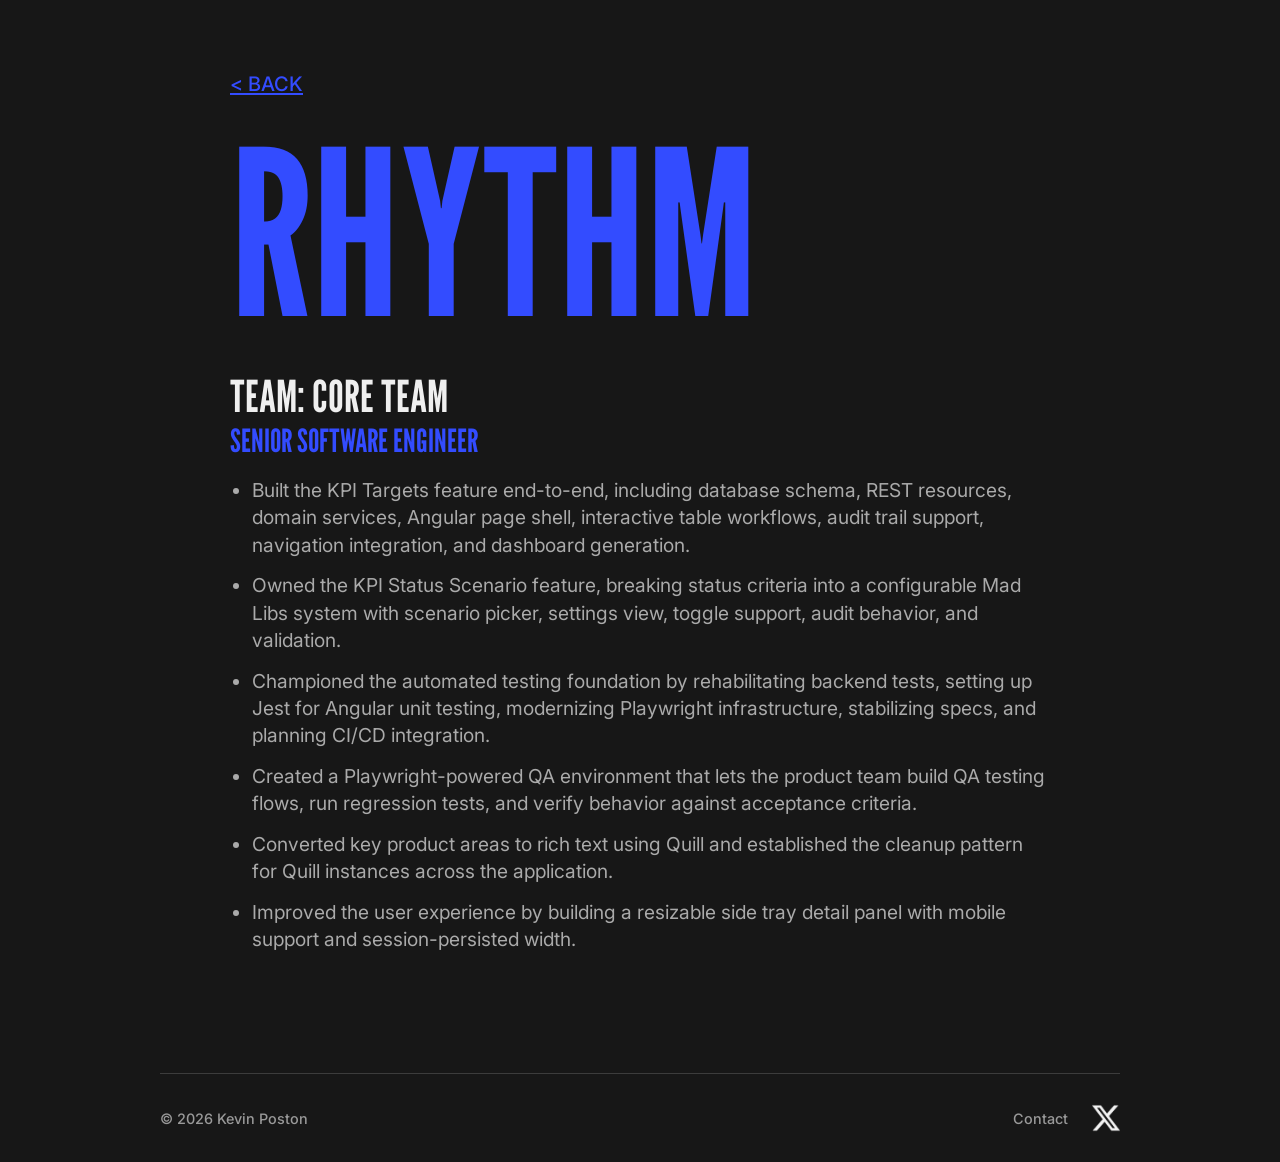
<file: work/rhythm/index.html>
<!doctype html>
<html lang="en">
  <head>
    <meta charset="utf-8">
    <meta name="viewport" content="width=device-width, initial-scale=1">
    <title>Kevin - Rhythm</title>
    <meta name="description" content="Kevin Poston's work history at Rhythm.">
    <link rel="icon" href="https://framerusercontent.com/images/H6KfUdYCGdowHtjwmruKKgQxQ.png">
    <link rel="stylesheet" href="../../styles.css">
  </head>
  <body>
    <main class="detail-page">
      <a class="back-link" href="../../">&lt; Back</a>
      <h1 class="detail-title">Rhythm</h1>
      <div class="prose">
        <section class="role-block">
          <h2>Team: Core Team</h2>
          <p class="role">Senior Software Engineer</p>
          <ul>
            <li>Built the KPI Targets feature end-to-end, including database schema, REST resources, domain services, Angular page shell, interactive table workflows, audit trail support, navigation integration, and dashboard generation.</li>
            <li>Owned the KPI Status Scenario feature, breaking status criteria into a configurable Mad Libs system with scenario picker, settings view, toggle support, audit behavior, and validation.</li>
            <li>Championed the automated testing foundation by rehabilitating backend tests, setting up Jest for Angular unit testing, modernizing Playwright infrastructure, stabilizing specs, and planning CI/CD integration.</li>
            <li>Created a Playwright-powered QA environment that lets the product team build QA testing flows, run regression tests, and verify behavior against acceptance criteria.</li>
            <li>Converted key product areas to rich text using Quill and established the cleanup pattern for Quill instances across the application.</li>
            <li>Improved the user experience by building a resizable side tray detail panel with mobile support and session-persisted width.</li>
          </ul>
        </section>
      </div>
    </main>
    <footer class="site-footer">
      <div class="site-footer-inner">
        <p>© 2026 Kevin Poston</p>
        <nav class="footer-links" aria-label="Footer">
          <a class="footer-contact" href="/contact/">Contact</a>
          <a class="icon-link" href="https://x.com/kevpo" target="_blank" rel="noopener" aria-label="Kevin Poston on X"><img src="/assets/images/x-logo.avif" alt=""></a>
        </nav>
      </div>
    </footer>
  </body>
</html>
</file>
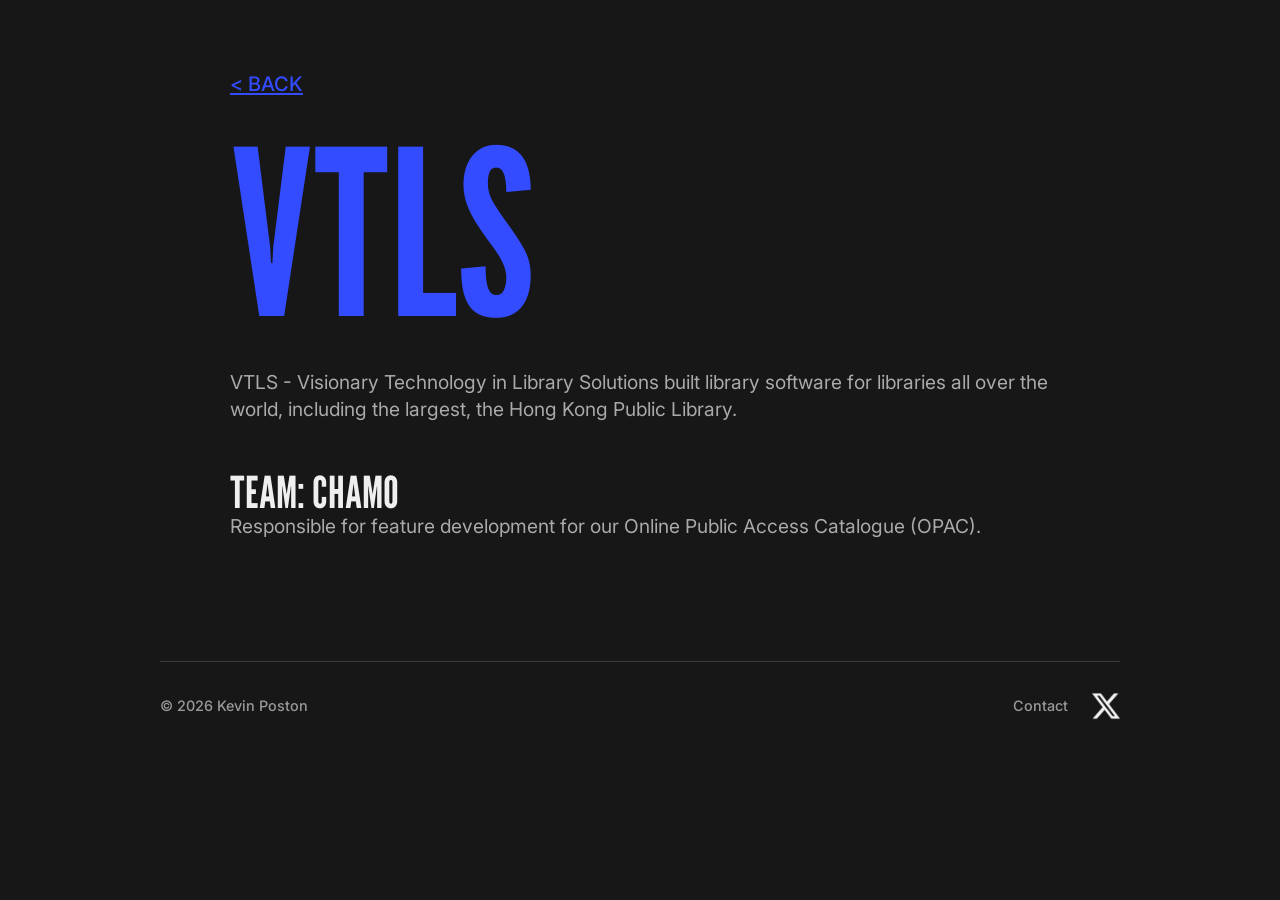
<file: work/vtls/index.html>
<!doctype html>
<html lang="en">
  <head>
    <meta charset="utf-8">
    <meta name="viewport" content="width=device-width, initial-scale=1">
    <title>Kevin - VTLS</title>
    <meta name="description" content="Kevin Poston's work history at VTLS.">
    <link rel="icon" href="https://framerusercontent.com/images/H6KfUdYCGdowHtjwmruKKgQxQ.png">
    <link rel="stylesheet" href="../../styles.css">
  </head>
  <body>
    <main class="detail-page">
      <a class="back-link" href="../../">&lt; Back</a>
      <h1 class="detail-title">VTLS</h1>
      <div class="prose">
        <p>VTLS - Visionary Technology in Library Solutions built library software for libraries all over the world, including the largest, the Hong Kong Public Library.</p>
        <section class="role-block">
          <h2>Team: Chamo</h2>
          <p>Responsible for feature development for our Online Public Access Catalogue (OPAC).</p>
        </section>
      </div>
    </main>
    <footer class="site-footer">
      <div class="site-footer-inner">
        <p>© 2026 Kevin Poston</p>
        <nav class="footer-links" aria-label="Footer">
          <a class="footer-contact" href="/contact/">Contact</a>
          <a class="icon-link" href="https://x.com/kevpo" target="_blank" rel="noopener" aria-label="Kevin Poston on X"><img src="/assets/images/x-logo.avif" alt=""></a>
        </nav>
      </div>
    </footer>
  </body>
</html>
</file>
<file: styles.css>
@import url("https://fonts.googleapis.com/css2?family=Inter:wght@300;400;500;700;800&family=League+Gothic&display=swap");

:root {
  --bg: #171717;
  --panel: #1b1b1b;
  --text: #efefef;
  --muted: #aaa;
  --blue: #334cff;
  --rule: rgba(255, 255, 255, 0.16);
  --measure: 820px;
  --footer-width: 960px;
}

* {
  box-sizing: border-box;
}

.sr-only {
  position: absolute;
  width: 1px;
  height: 1px;
  overflow: hidden;
  clip: rect(0, 0, 0, 0);
  white-space: nowrap;
}

html {
  background: var(--bg);
}

body {
  margin: 0;
  background: var(--bg);
  color: var(--text);
  font-family: Inter, system-ui, -apple-system, BlinkMacSystemFont, "Segoe UI", sans-serif;
}

a {
  color: var(--blue);
  text-decoration-thickness: 1px;
  text-underline-offset: 0.08em;
}

a:hover {
  color: var(--text);
}

.site-shell {
  width: min(100% - 40px, 760px);
  margin: 0 auto;
  padding: 82px 0 72px;
}

.hero {
  position: relative;
  margin-bottom: 92px;
}

.mega,
.display-link,
.detail-title,
.cta,
.brand-mark {
  font-family: "League Gothic", Impact, "Arial Narrow", sans-serif;
  font-weight: 400;
  line-height: 0.82;
  letter-spacing: 0;
  text-transform: uppercase;
}

.mega {
  position: relative;
  margin: 0;
  color: var(--text);
  font-size: clamp(7rem, 16vw, 15rem);
  white-space: nowrap;
}

.hero-copy {
  display: inline;
}

.mega .avatar-trigger {
  display: inline-block;
  height: 0.82em;
  overflow: hidden;
  vertical-align: bottom;
  color: var(--blue);
  cursor: default;
  outline: none;
}

.avatar-stack {
  display: flex;
  flex-direction: column;
  transition: transform 460ms cubic-bezier(0.34, 1.28, 0.64, 1);
  will-change: transform;
}

.avatar-name,
.avatar-panel {
  display: flex;
  align-items: center;
  height: 0.82em;
}

.name-dot {
  color: var(--text);
}

.avatar-panel {
  justify-content: flex-start;
  opacity: 0;
  transform: scale(0.96);
  transform-origin: left center;
  transition:
    opacity 280ms ease 80ms,
    transform 460ms cubic-bezier(0.34, 1.18, 0.64, 1);
}

.avatar-panel img {
  width: auto;
  height: 0.78em;
  object-fit: contain;
}

.mobile-avatar {
  display: none;
}

.avatar-trigger:hover .avatar-stack,
.avatar-trigger:focus-visible .avatar-stack {
  transform: translateY(-50%);
}

.avatar-trigger:hover .avatar-panel,
.avatar-trigger:focus-visible .avatar-panel {
  opacity: 1;
  transform: scale(1);
}

@media (prefers-reduced-motion: reduce) {
  .avatar-stack,
  .avatar-panel {
    transition: none;
  }
}

.section {
  display: grid;
  grid-template-columns: 150px minmax(0, 1fr);
  gap: 0 44px;
  margin: 0 0 76px;
}

.section-title {
  margin: 0;
  color: var(--text);
  font-size: 1.35rem;
  line-height: 1.08;
  font-weight: 800;
}

.section-title span,
.date span {
  display: block;
}

.section p {
  margin: 0;
  color: var(--muted);
  font-size: 1.05rem;
  line-height: 1.32;
}

.timeline-list {
  display: grid;
  gap: 8px;
}

.timeline-row {
  display: grid;
  grid-template-columns: 88px minmax(0, 1fr);
  align-items: start;
  gap: 12px;
}

.date,
.compact-list span {
  color: var(--muted);
  font-weight: 300;
  text-transform: uppercase;
}

.timeline-row .date {
  padding-top: 0.35rem;
  font-size: 0.98rem;
  line-height: 1.05;
}

.display-link {
  display: block;
  color: var(--blue);
  font-size: clamp(6rem, 12vw, 10.8rem);
  text-decoration: none;
}

.display-link:hover {
  color: var(--text);
}

.education .display-link {
  font-size: clamp(6rem, 13vw, 10rem);
}

.detail {
  color: var(--text) !important;
  font-size: 1.35rem !important;
}

.compact-list {
  display: grid;
  gap: 8px;
}

.compact-list p {
  display: grid;
  grid-template-columns: 88px minmax(0, 1fr);
  gap: 12px;
  font-size: 1.28rem;
  line-height: 1.1;
}

.cta {
  color: var(--text);
  font-size: clamp(2.8rem, 7vw, 4.4rem);
  text-decoration: none;
  text-transform: none;
}

.cta:hover {
  color: var(--blue);
}

.site-footer {
  background: var(--bg);
  padding: 0 20px;
}

.site-footer::before {
  content: "";
  display: block;
  width: min(100%, var(--footer-width));
  height: 1px;
  margin: 0 auto;
  background: var(--rule);
}

.site-footer-inner {
  display: flex;
  align-items: center;
  justify-content: space-between;
  gap: 24px;
  flex-wrap: nowrap;
  width: min(100%, var(--footer-width));
  margin: 0 auto;
  padding: 30px 0;
}

.site-footer-inner p {
  margin: 0;
  color: #999;
  font-size: 0.9rem;
  font-weight: 500;
  white-space: nowrap;
}

.footer-links {
  display: flex;
  align-items: center;
  gap: 24px;
}

.footer-contact {
  color: #999;
  font-size: 0.9rem;
  font-weight: 500;
  text-decoration: none;
}

.footer-contact:hover {
  color: var(--text);
}

.icon-link {
  flex: 0 0 28px;
  display: inline-grid;
  place-items: center;
  width: 28px;
  height: 28px;
  text-decoration: none;
  opacity: 0.95;
}

.icon-link:hover {
  opacity: 0.65;
}

.icon-link img {
  display: block;
  width: 100%;
  height: 100%;
  object-fit: contain;
}

.back-link {
  display: inline-block;
  margin-bottom: 42px;
  color: var(--blue);
  font-size: 1.25rem;
  font-weight: 500;
  text-decoration: underline;
  text-underline-offset: 0.08em;
  text-transform: uppercase;
}

.back-link:hover {
  color: var(--text);
}

.detail-page {
  width: min(100% - 40px, var(--measure));
  margin: 0 auto;
  padding: 72px 0 72px;
}

.detail-title {
  margin: 0 0 42px;
  color: var(--blue);
  font-size: clamp(7rem, 18vw, 16rem);
}

.prose {
  color: var(--muted);
  font-size: 1.2rem;
  line-height: 1.42;
}

.prose p {
  margin: 0 0 1.2em;
}

.role-block {
  margin: 48px 0;
}

.role-block h2 {
  margin: 0;
  color: var(--text);
  font-family: "League Gothic", Impact, "Arial Narrow", sans-serif;
  font-size: clamp(2rem, 4.5vw, 2.75rem);
  font-weight: 400;
  line-height: 0.95;
  text-transform: uppercase;
}

.role-block .role {
  margin: 8px 0 22px;
  color: var(--blue);
  font-family: "League Gothic", Impact, "Arial Narrow", sans-serif;
  font-size: clamp(1.55rem, 3.6vw, 2rem);
  font-weight: 400;
  line-height: 0.95;
  text-transform: uppercase;
}

.prose ul {
  margin: 14px 0 0;
  padding-left: 1.15em;
}

.prose li {
  margin-bottom: 0.7em;
}

.media-block {
  margin: 28px 0 42px;
}

.media-block img {
  display: block;
  width: 100%;
  height: auto;
  border: 1px solid var(--rule);
  background: #101010;
}

.media-block figcaption {
  margin-top: 10px;
  color: var(--muted);
  font-size: 0.82rem;
  line-height: 1.35;
  text-transform: uppercase;
}

.video-embed {
  position: relative;
  width: 100%;
  aspect-ratio: 16 / 9;
  overflow: hidden;
  border: 1px solid var(--rule);
  background: #101010;
}

.video-embed iframe {
  position: absolute;
  inset: 0;
  width: 100%;
  height: 100%;
  border: 0;
}

.contact-page {
  min-height: calc(100vh - 83px);
}

.contact-title {
  color: var(--text);
}

.contact-form {
  display: grid;
  grid-template-columns: 1fr 1fr;
  gap: 16px;
  width: 100%;
  max-width: 680px;
}

.contact-form label {
  display: block;
}

.contact-form input,
.contact-form textarea {
  width: 100%;
  border: 0;
  border-radius: 6px;
  background: #efefef;
  color: #171717;
  font: inherit;
  font-weight: 700;
  padding: 0 16px;
}

.contact-form input::placeholder,
.contact-form textarea::placeholder {
  color: #888;
  opacity: 1;
}

.contact-form input {
  height: 52px;
}

.contact-form textarea {
  min-height: 156px;
  padding-top: 16px;
  resize: vertical;
}

.field-message,
.contact-form .button {
  grid-column: 1 / -1;
}

.button {
  width: 100%;
  border: 0;
  border-radius: 6px;
  background: var(--blue);
  color: #050505;
  cursor: pointer;
  font: 400 1rem/1 Inter, sans-serif;
  padding: 18px 22px;
  text-transform: uppercase;
}

.button:hover {
  background: #233bff;
}

@media (max-width: 760px) {
  .site-shell,
  .detail-page {
    width: min(100% - 56px, 560px);
    padding-top: 44px;
  }

  .site-shell {
    padding-right: 0;
    padding-left: 0;
  }

  .detail-page {
    padding-right: 14px;
    padding-left: 14px;
  }

  .contact-page {
    width: min(100% - 32px, 560px);
    padding-top: 86px;
    padding-right: 0;
    padding-left: 0;
  }

  .contact-page .back-link {
    margin-bottom: 86px;
  }

  .contact-title {
    margin-bottom: 84px;
  }

  .contact-form {
    max-width: none;
  }

  .hero {
    margin-bottom: 54px;
  }

  .mega {
    display: flex;
    align-items: center;
    gap: 16px;
    flex-wrap: nowrap;
    font-size: clamp(4.4rem, 22vw, 7rem);
    line-height: 0.98;
    white-space: normal;
  }

  .hero-copy {
    display: inline-block;
    flex: 1 1 auto;
    max-width: calc(100% - 112px);
  }

  .mega .avatar-trigger {
    display: inline;
    height: auto;
    overflow: visible;
    vertical-align: baseline;
  }

  .avatar-stack {
    display: inline;
    transition: none;
  }

  .avatar-name {
    display: inline;
    height: auto;
  }

  .avatar-panel {
    display: none;
  }

  .mobile-avatar {
    position: static;
    display: inline-block;
    flex: 0 0 auto;
    width: clamp(82px, 28vw, 108px);
    height: clamp(80px, 27vw, 106px);
    object-fit: contain;
  }

  .section {
    grid-template-columns: 1fr;
    gap: 18px;
    margin-bottom: 58px;
    padding-right: 0;
    padding-left: 0;
  }

  .section-title {
    font-size: 1.1rem;
  }

  .section-title span,
  .date span {
    display: inline;
  }

  .section-title span + span::before,
  .date span + span::before {
    content: " ";
  }

  .timeline .timeline-row,
  .education .timeline-row {
    display: grid;
    grid-template-columns: 1fr !important;
    gap: 0;
  }

  .timeline .timeline-row > *,
  .education .timeline-row > * {
    grid-column: 1;
  }

  .timeline .timeline-row .date,
  .education .timeline-row .date,
  .compact-list span {
    font-size: 0.72rem;
  }

  .timeline .timeline-row .date,
  .education .timeline-row .date {
    padding-top: 0;
    margin-bottom: 2px;
  }

  .display-link,
  .education .display-link {
    font-size: clamp(4.3rem, 25vw, 7rem);
  }

  .compact-list p {
    grid-template-columns: 70px minmax(0, 1fr);
    font-size: 1rem;
  }

  .detail-title {
    font-size: clamp(5rem, 27vw, 9rem);
  }

  .prose {
    font-size: 1rem;
  }
}
</file>
